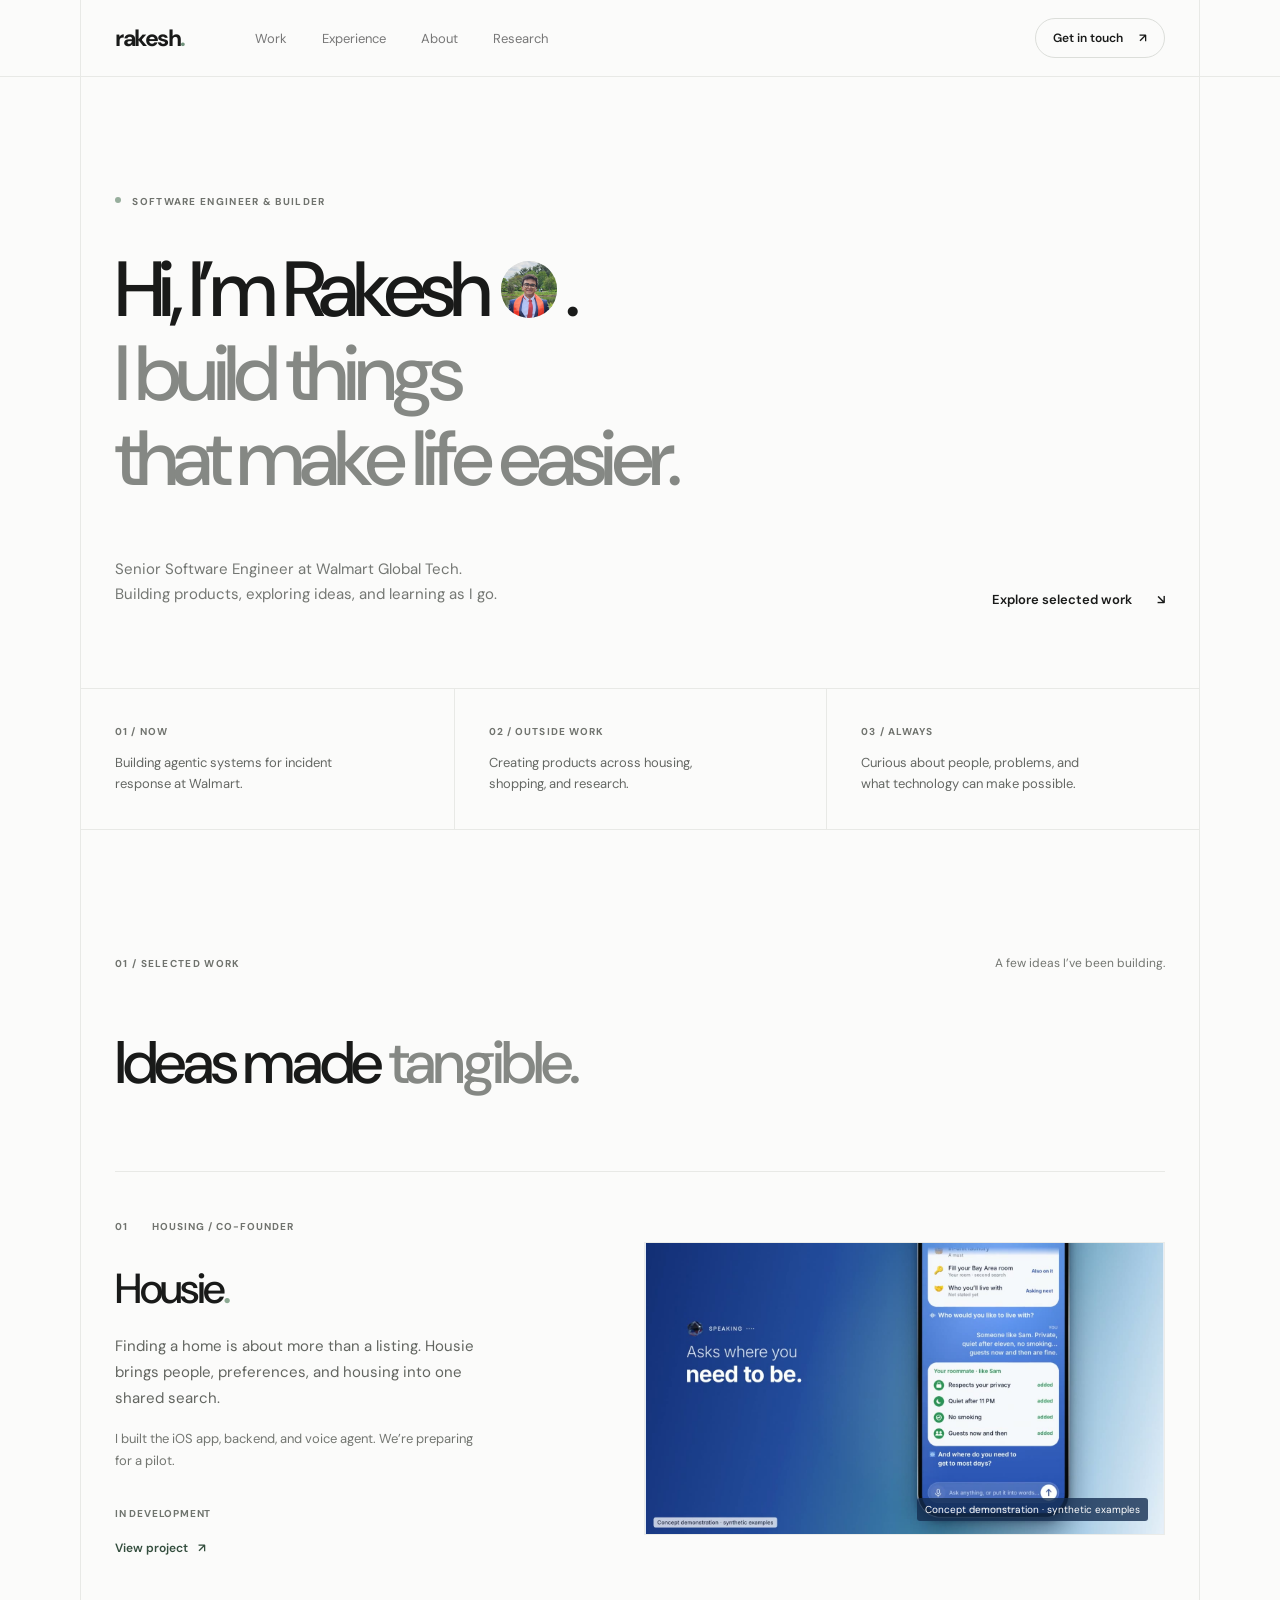
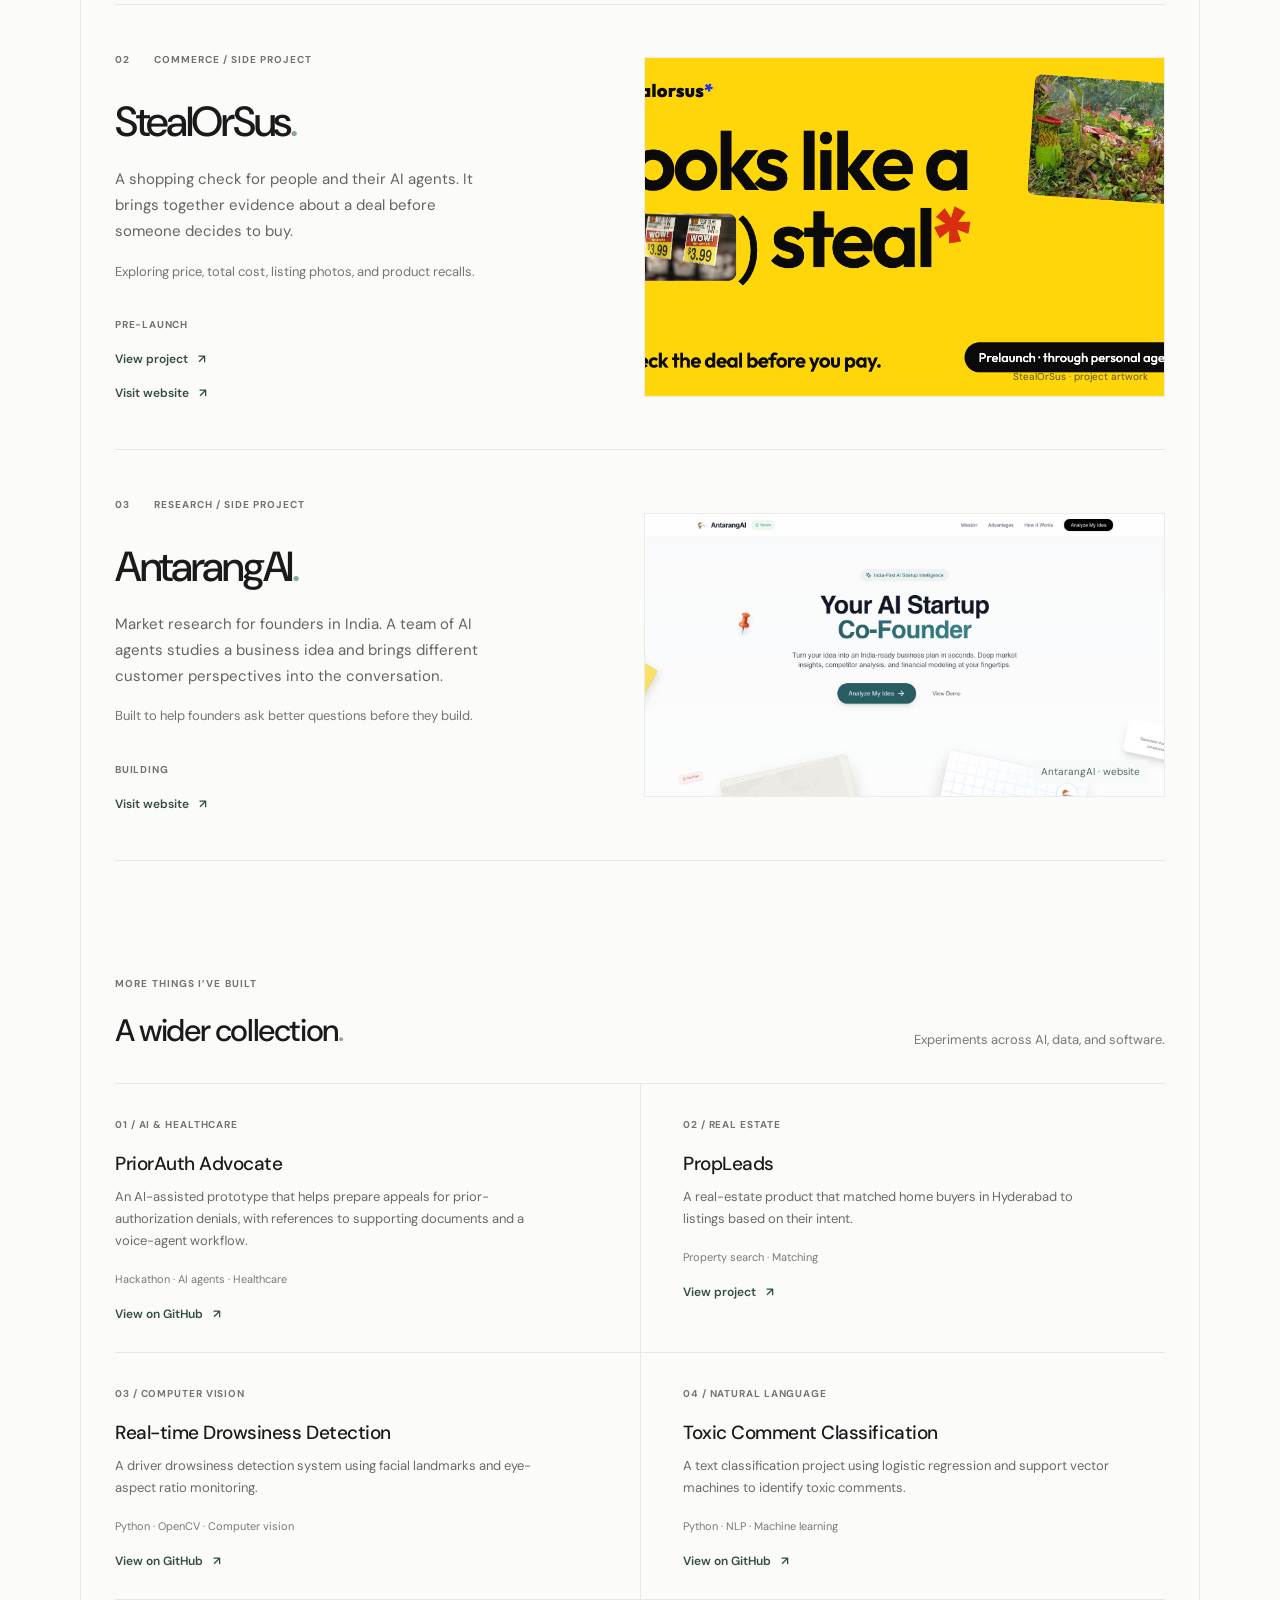
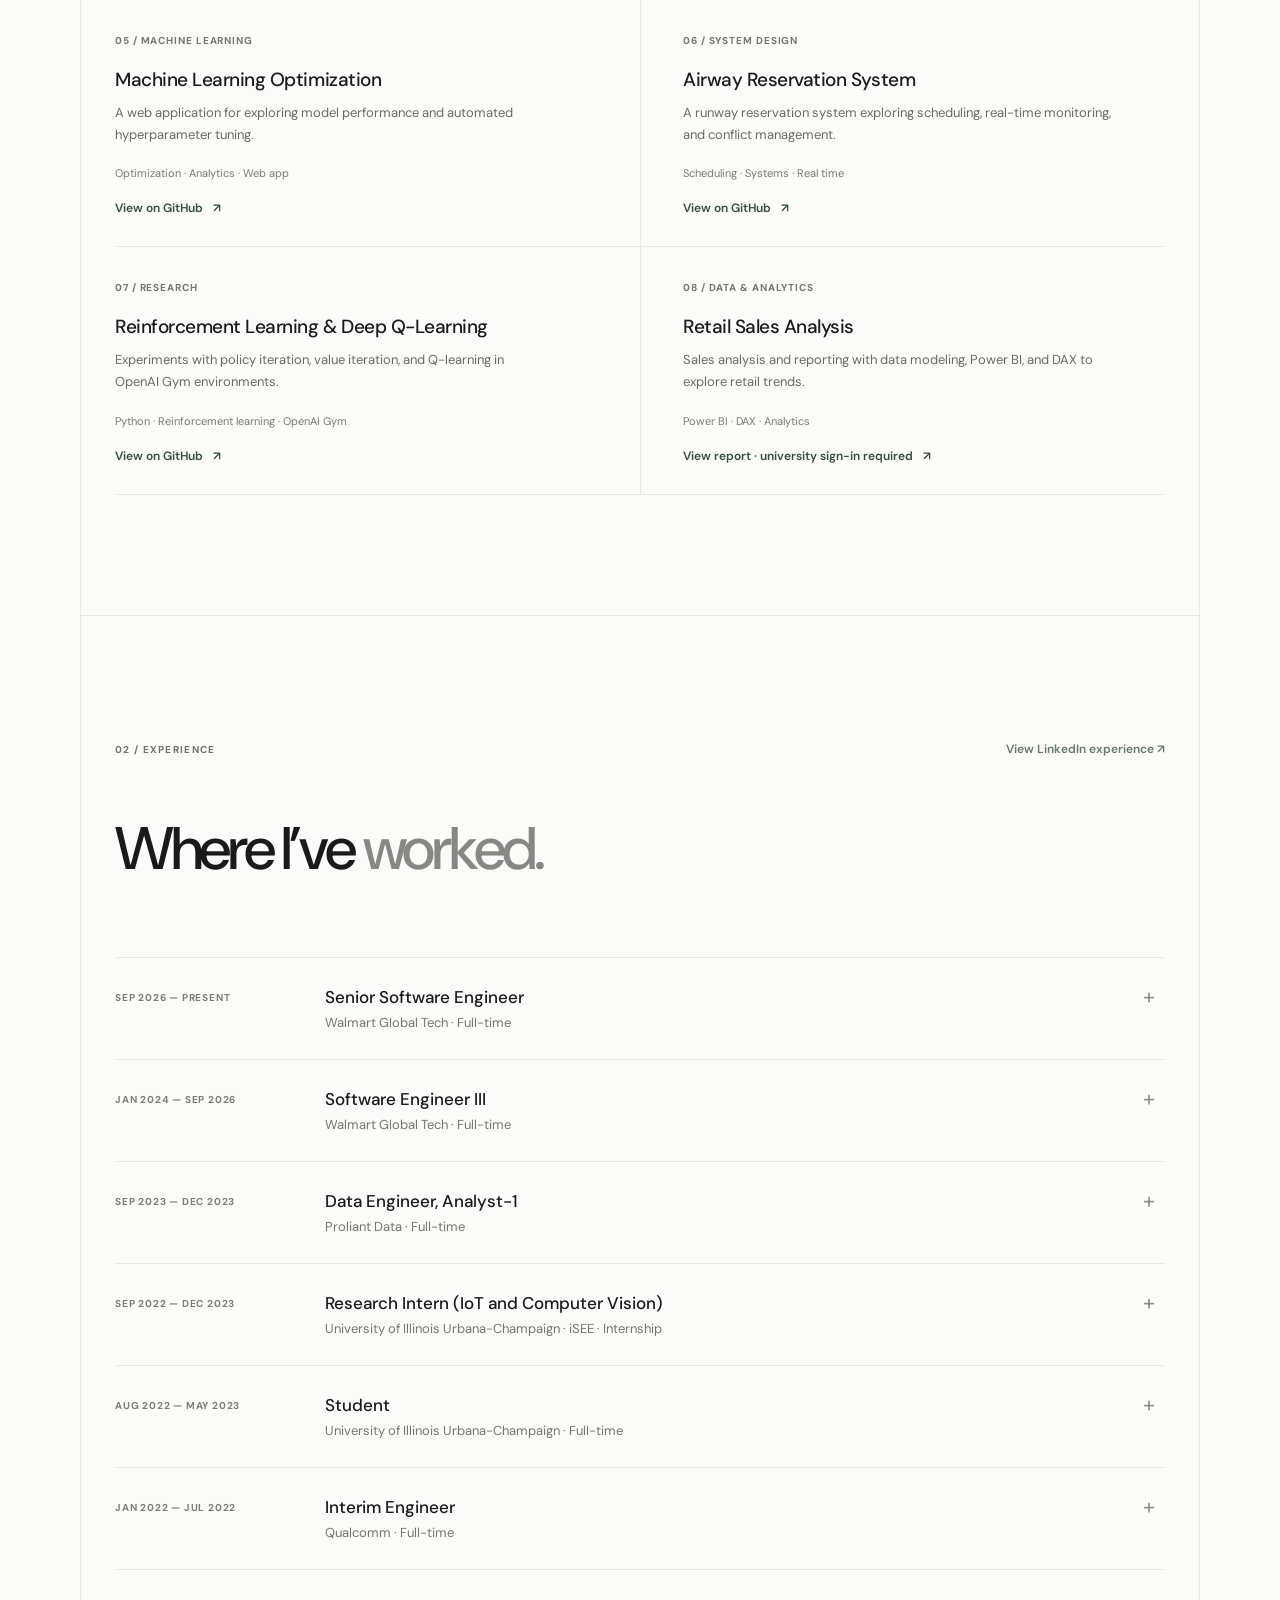
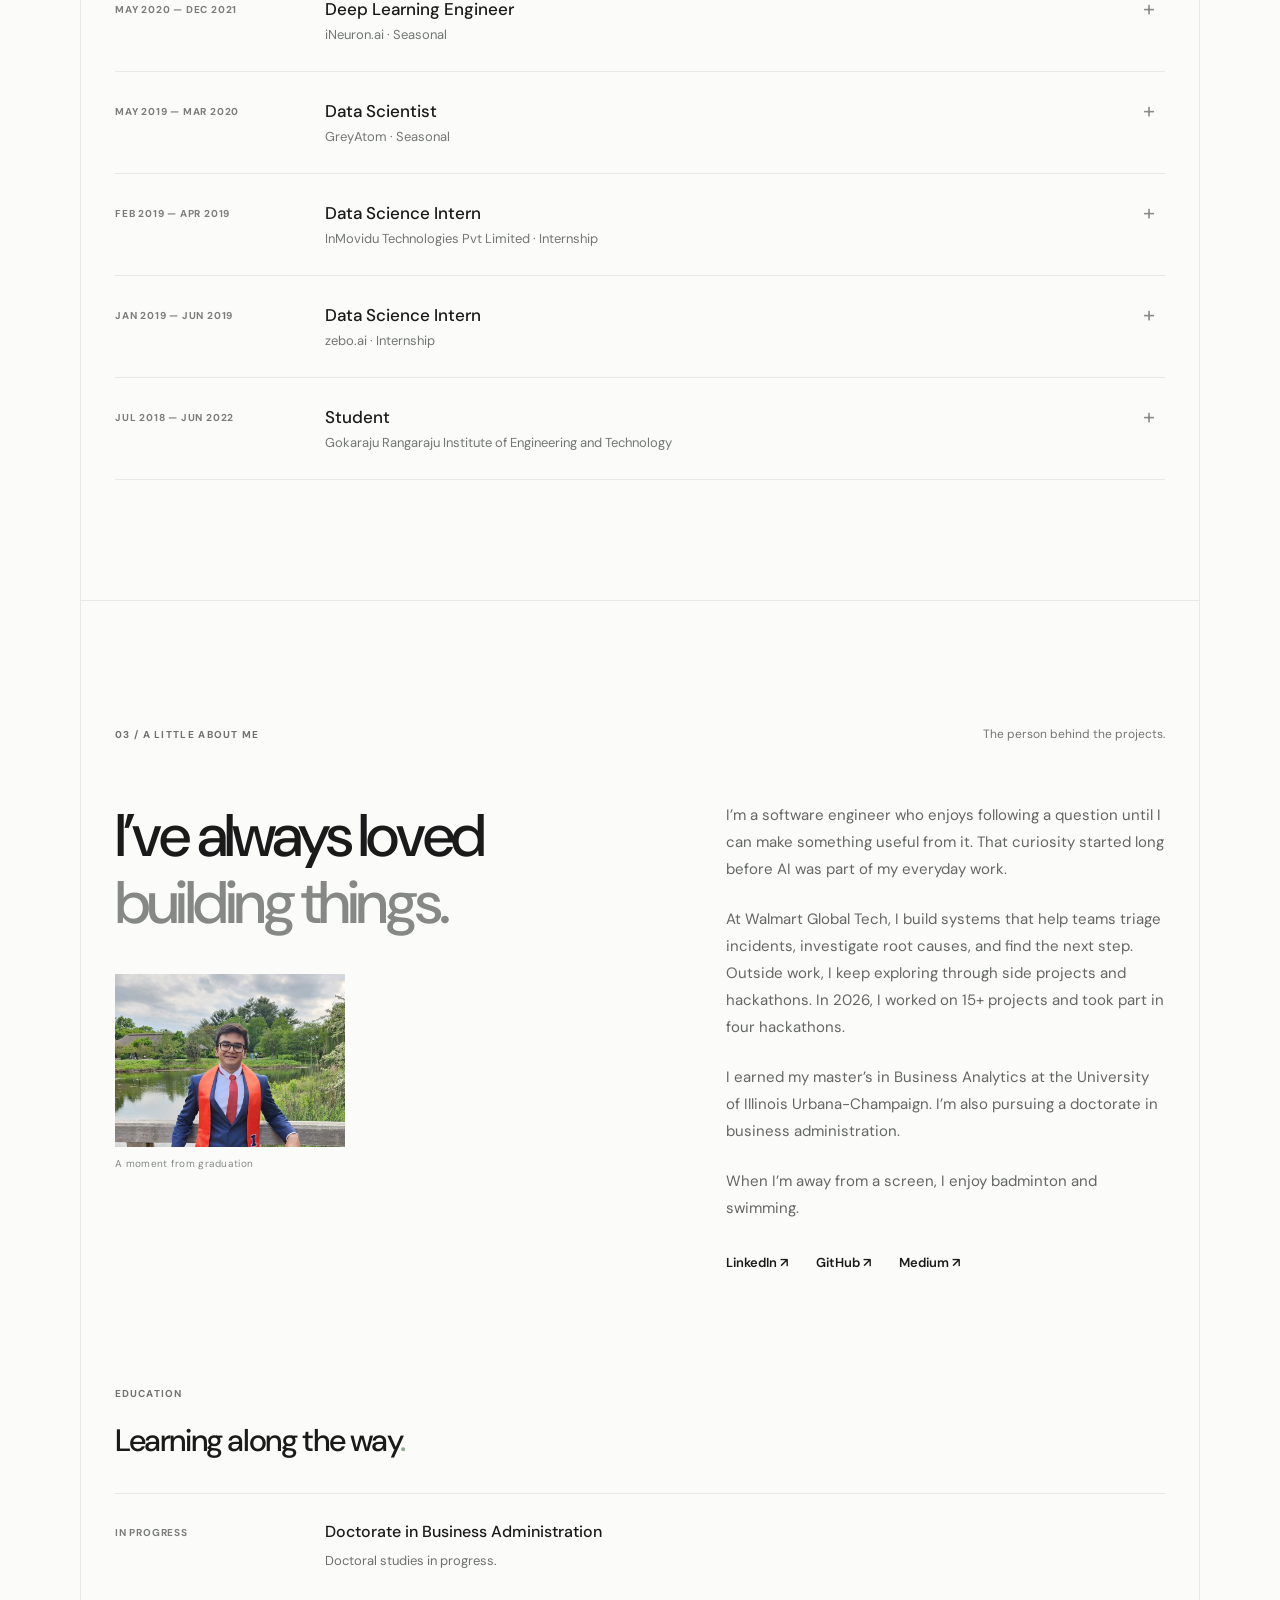
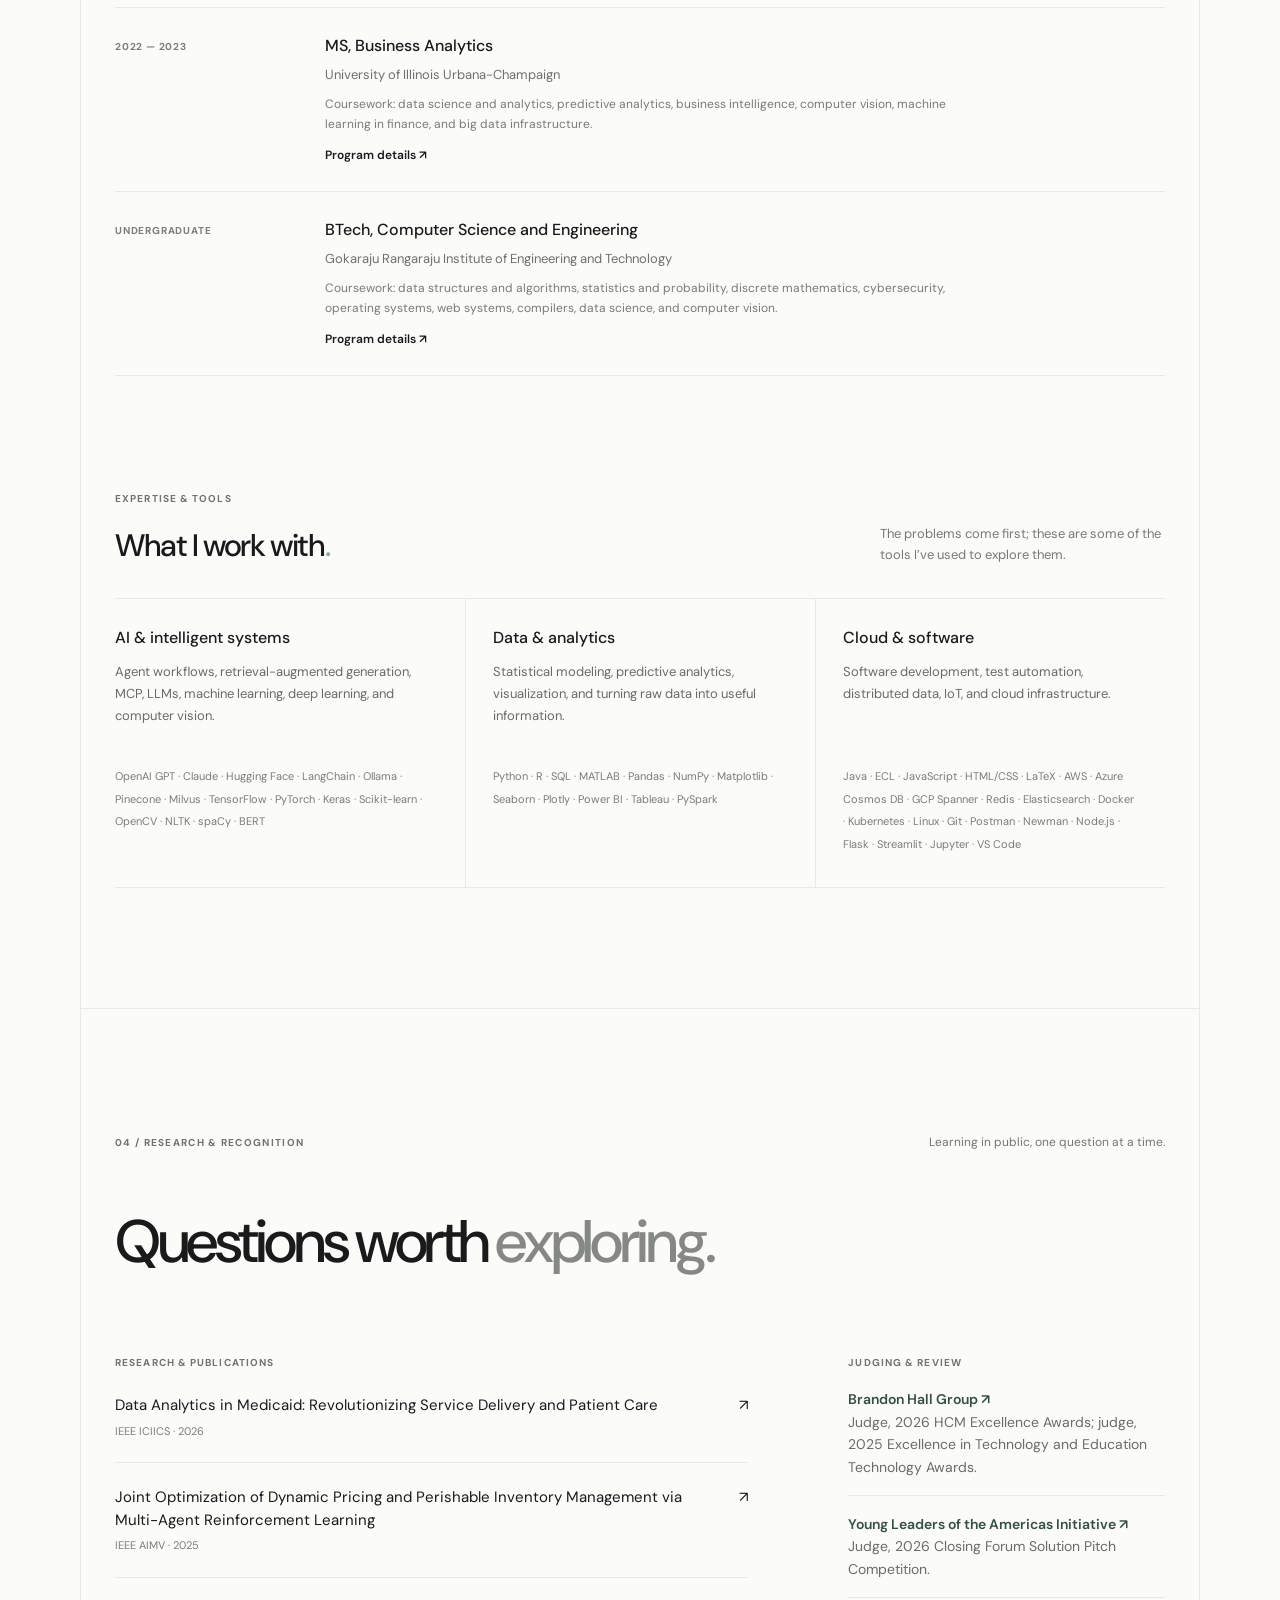
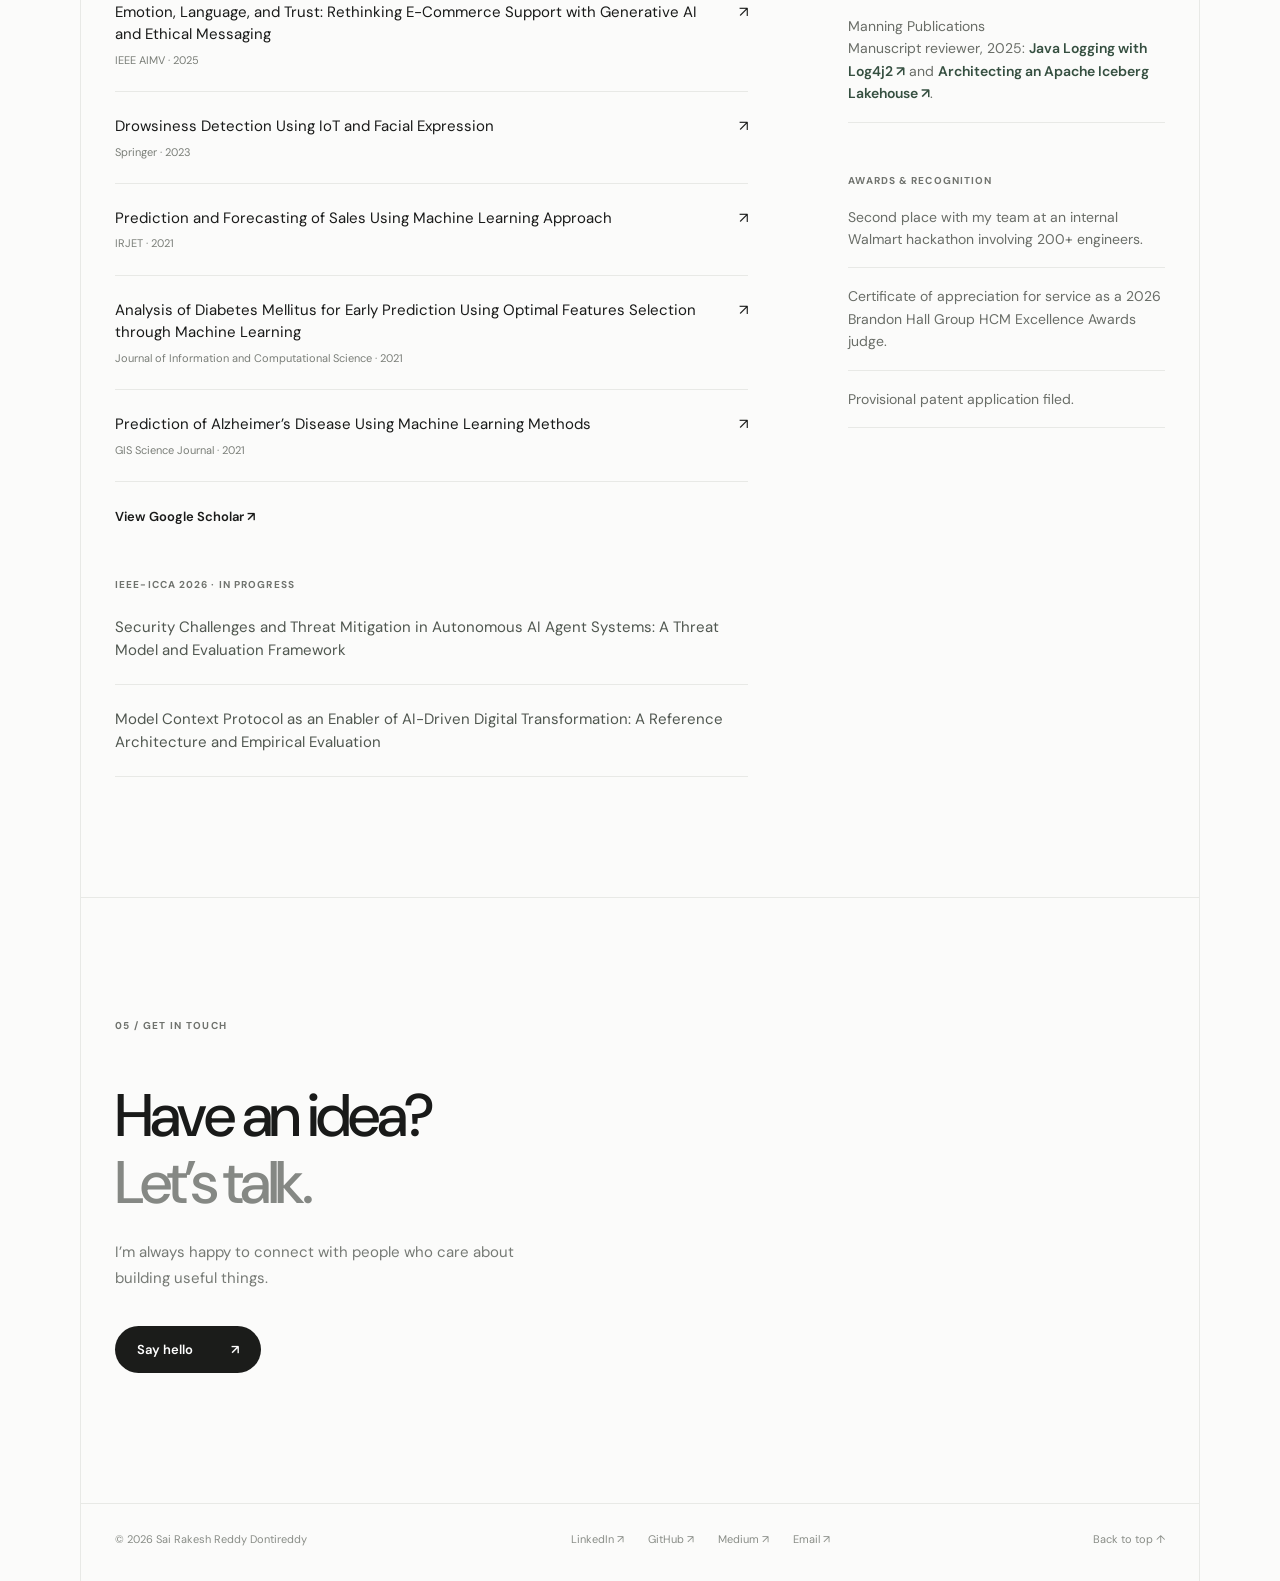
<file: index.html>
<!doctype html>
<html lang="en">
<head>
  <meta charset="utf-8">
  <link rel="icon" type="image/svg+xml" href="/assets/favicon.svg">
  <meta name="viewport" content="width=device-width, initial-scale=1">
  <meta name="description" content="Rakesh Reddy is a software engineer and builder working across AI, products, and research.">
  <meta name="theme-color" content="#fbfbfa">
  <title>Rakesh Reddy — Engineer &amp; Builder</title>
  <link rel="stylesheet" href="style.css">
</head>
<body>
  <a class="skip" href="#main">Skip to content</a>
  <header class="topbar">
    <div class="topbar-inner frame">
      <a class="wordmark" href="#top" aria-label="Rakesh Reddy, home">rakesh<span>.</span></a>
      <nav aria-label="Main navigation"><a href="#work">Work</a><a href="#experience">Experience</a><a href="#about">About</a><a href="#research">Research</a></nav>
      <a class="contact-link" href="mailto:rakeshreddyd56@gmail.com">Get in touch <span aria-hidden="true">↗</span></a>
    </div>
  </header>
  <main id="main">
    <section class="hero frame" id="top" aria-labelledby="hero-title">
      <div class="hero-inner">
        <div class="eyebrow"><span class="dot"></span> SOFTWARE ENGINEER &amp; BUILDER</div>
        <h1 id="hero-title">Hi, I’m Rakesh<span class="portrait"><img src="assets/rakesh.jpeg" alt=""></span>.<br><span>I build things<br class="desktop-break"> that make life easier.</span></h1>
        <div class="hero-bottom"><p>Senior Software Engineer at Walmart Global Tech.<br>Building products, exploring ideas, and learning as I go.</p><a class="text-link" href="#work">Explore selected work <span aria-hidden="true">↘</span></a></div>
      </div>
      <div class="hero-grid" aria-label="At a glance">
        <div><span>01 / NOW</span><p>Building agentic systems for incident response at Walmart.</p></div>
        <div><span>02 / OUTSIDE WORK</span><p>Creating products across housing, shopping, and research.</p></div>
        <div><span>03 / ALWAYS</span><p>Curious about people, problems, and what technology can make possible.</p></div>
      </div>
    </section>

    <section class="section frame work" id="work" aria-labelledby="work-title">
      <div class="section-heading"><span class="eyebrow">01 / SELECTED WORK</span><p>A few ideas I’ve been building.</p></div>
      <h2 id="work-title">Ideas made <span>tangible.</span></h2>
      <div class="project-list">
        <article class="project" id="housie">
          <div class="project-copy"><div class="project-meta"><span>01</span><span>HOUSING / CO-FOUNDER</span></div><h3><a href="projects.html#housie">Housie<span class="project-dot">.</span></a></h3><p>Finding a home is about more than a listing. Housie brings people, preferences, and housing into one shared search.</p><p class="project-detail">I built the iOS app, backend, and voice agent. We’re preparing for a pilot.</p><span class="project-status">IN DEVELOPMENT</span><a class="project-link" href="projects.html#housie">View project <span aria-hidden="true">↗</span></a></div>
          <div class="project-visual housie-visual"><img class="housie-demo" src="assets/housie-demo.jpg" alt="A scene from the Housie concept demonstration showing a sample housing search"><span class="image-caption">Concept demonstration · synthetic examples</span></div>
        </article>
        <article class="project" id="stealorsus">
          <div class="project-copy"><div class="project-meta"><span>02</span><span>COMMERCE / SIDE PROJECT</span></div><h3><a href="projects.html#stealorsus">StealOrSus<span class="project-dot">.</span></a></h3><p>A shopping check for people and their AI agents. It brings together evidence about a deal before someone decides to buy.</p><p class="project-detail">Exploring price, total cost, listing photos, and product recalls.</p><span class="project-status">PRE-LAUNCH</span><a class="project-link" href="projects.html#stealorsus">View project <span aria-hidden="true">↗</span></a><a class="project-link" href="https://stealorsus.com/">Visit website <span aria-hidden="true">↗</span></a></div>
          <div class="project-visual steal-visual"><img src="assets/stealorsus.png" alt="StealOrSus project artwork"><span class="image-caption">StealOrSus · project artwork</span></div>
        </article>
        <article class="project" id="antarangai">
          <div class="project-copy"><div class="project-meta"><span>03</span><span>RESEARCH / SIDE PROJECT</span></div><h3><a href="https://antarang.ai/">AntarangAI<span class="project-dot">.</span></a></h3><p>Market research for founders in India. A team of AI agents studies a business idea and brings different customer perspectives into the conversation.</p><p class="project-detail">Built to help founders ask better questions before they build.</p><span class="project-status">BUILDING</span><a class="project-link" href="https://antarang.ai/">Visit website <span aria-hidden="true">↗</span></a></div>
          <a class="project-visual antarang-snapshot" href="https://antarang.ai/" aria-label="Visit the AntarangAI website"><img src="assets/antarang-website.png" alt="AntarangAI website homepage"><span class="image-caption">AntarangAI · website</span></a>
        </article>
      </div>
      <div class="more-work">
        <div class="list-heading"><div><span class="small-label">MORE THINGS I’VE BUILT</span><h3>A wider collection<span>.</span></h3></div><p>Experiments across AI, data, and software.</p></div>
        <div class="archive-grid">
          <article><span class="archive-number">01 / AI &amp; HEALTHCARE</span><h4><a href="https://github.com/rakeshreddyd56/priorauth-advocate">PriorAuth Advocate</a></h4><p>An AI-assisted prototype that helps prepare appeals for prior-authorization denials, with references to supporting documents and a voice-agent workflow.</p><span class="archive-tags">Hackathon · AI agents · Healthcare</span><a class="archive-link" href="https://github.com/rakeshreddyd56/priorauth-advocate">View on GitHub <span aria-hidden="true">↗</span></a></article>
          <article><span class="archive-number">02 / REAL ESTATE</span><h4><a href="projects.html#propleads">PropLeads</a></h4><p>A real-estate product that matched home buyers in Hyderabad to listings based on their intent.</p><span class="archive-tags">Property search · Matching</span><a class="archive-link" href="projects.html#propleads">View project <span aria-hidden="true">↗</span></a></article>
          <article><span class="archive-number">03 / COMPUTER VISION</span><h4><a href="https://github.com/rakeshreddyd56/drowsiness-detection-python">Real-time Drowsiness Detection</a></h4><p>A driver drowsiness detection system using facial landmarks and eye-aspect ratio monitoring.</p><span class="archive-tags">Python · OpenCV · Computer vision</span><a class="archive-link" href="https://github.com/rakeshreddyd56/drowsiness-detection-python">View on GitHub <span aria-hidden="true">↗</span></a></article>
          <article><span class="archive-number">04 / NATURAL LANGUAGE</span><h4><a href="https://github.com/rakeshreddyd56/ToxicCommentClassification">Toxic Comment Classification</a></h4><p>A text classification project using logistic regression and support vector machines to identify toxic comments.</p><span class="archive-tags">Python · NLP · Machine learning</span><a class="archive-link" href="https://github.com/rakeshreddyd56/ToxicCommentClassification">View on GitHub <span aria-hidden="true">↗</span></a></article>
          <article><span class="archive-number">05 / MACHINE LEARNING</span><h4><a href="https://github.com/rakeshreddyd56/MachineLearningOptimisationWebApp">Machine Learning Optimization</a></h4><p>A web application for exploring model performance and automated hyperparameter tuning.</p><span class="archive-tags">Optimization · Analytics · Web app</span><a class="archive-link" href="https://github.com/rakeshreddyd56/MachineLearningOptimisationWebApp">View on GitHub <span aria-hidden="true">↗</span></a></article>
          <article><span class="archive-number">06 / SYSTEM DESIGN</span><h4><a href="https://github.com/rakeshreddyd56/Airway_Reservation_System1">Airway Reservation System</a></h4><p>A runway reservation system exploring scheduling, real-time monitoring, and conflict management.</p><span class="archive-tags">Scheduling · Systems · Real time</span><a class="archive-link" href="https://github.com/rakeshreddyd56/Airway_Reservation_System1">View on GitHub <span aria-hidden="true">↗</span></a></article>
          <article><span class="archive-number">07 / RESEARCH</span><h4><a href="https://github.com/rakeshreddyd56/Deep-Qlearning-and-Reinforcement-Learning">Reinforcement Learning &amp; Deep Q-Learning</a></h4><p>Experiments with policy iteration, value iteration, and Q-learning in OpenAI Gym environments.</p><span class="archive-tags">Python · Reinforcement learning · OpenAI Gym</span><a class="archive-link" href="https://github.com/rakeshreddyd56/Deep-Qlearning-and-Reinforcement-Learning">View on GitHub <span aria-hidden="true">↗</span></a></article>
          <article><span class="archive-number">08 / DATA &amp; ANALYTICS</span><h4><a href="https://app.powerbi.com/reportEmbed?reportId=8d6337ab-7137-4593-9836-2d6b4b11c73a&amp;autoAuth=true&amp;ctid=44467e6f-462c-4ea2-823f-7800de5434e3">Retail Sales Analysis</a></h4><p>Sales analysis and reporting with data modeling, Power BI, and DAX to explore retail trends.</p><span class="archive-tags">Power BI · DAX · Analytics</span><a class="archive-link" href="https://app.powerbi.com/reportEmbed?reportId=8d6337ab-7137-4593-9836-2d6b4b11c73a&amp;autoAuth=true&amp;ctid=44467e6f-462c-4ea2-823f-7800de5434e3">View report · university sign-in required <span aria-hidden="true">↗</span></a></article>
        </div>
      </div>
    </section>

    <section class="section frame experience" id="experience" aria-labelledby="experience-title">
      <div class="section-heading"><span class="eyebrow">02 / EXPERIENCE</span><a class="experience-source" href="https://www.linkedin.com/in/sai-rakesh-reddy-525954173/details/experience/">View LinkedIn experience ↗</a></div>
      <h2 id="experience-title">Where I’ve <span>worked.</span></h2>
      <div class="experience-list">
        <details class="experience-item"><summary><span class="experience-period">SEP 2026 — PRESENT</span><span class="experience-title"><strong>Senior Software Engineer</strong><span>Walmart Global Tech · Full-time</span></span><span class="expand-icon" aria-hidden="true">+</span></summary><div class="experience-body"><p class="experience-location">Sunnyvale, California · On-site</p><ul class="experience-points"><li>Build agentic systems that help teams triage incidents, investigate root causes, and identify recommended actions.</li><li>At Walmart, our internal hackathon demo placed second, and we filed a provisional patent application.</li></ul><span>AI agents · Incident response · Cloud infrastructure</span></div></details>
        <details class="experience-item"><summary><span class="experience-period">JAN 2024 — SEP 2026</span><span class="experience-title"><strong>Software Engineer III</strong><span>Walmart Global Tech · Full-time</span></span><span class="expand-icon" aria-hidden="true">+</span></summary><div class="experience-body"><p class="experience-location">Sunnyvale, California</p><ul class="experience-points"><li>Built the Cosmos AI Agent from design through production, giving engineers a conversational way to diagnose and operate Cosmos DB workloads.</li><li>Brought Spanner AI and MegaCache AI to beta, extending the agent approach to distributed SQL and caching.</li><li>Built a shared benchmark harness for Cosmos DB, Spanner, Azure SQL, and PostgreSQL/AlloyDB.</li><li>Delivered self-service reliability workflows for Cosmos DB and designed reusable infrastructure for reliability, developer experience, and incident response.</li><li>Led team adoption of AI coding tools, including agentic workflows and evaluation on production code.</li></ul><span>Cosmos DB · Spanner · Azure SQL · PostgreSQL/AlloyDB · AI agents</span></div></details>
        <details class="experience-item"><summary><span class="experience-period">SEP 2023 — DEC 2023</span><span class="experience-title"><strong>Data Engineer, Analyst-1</strong><span>Proliant Data · Full-time</span></span><span class="expand-icon" aria-hidden="true">+</span></summary><div class="experience-body"><p class="experience-location">Boston, Massachusetts</p><ul class="experience-points"><li>Led a healthcare records migration using Python and SQL Server Management Studio.</li><li>Analyzed health records with SQL, Python, and machine learning, and developed Power BI reports integrated with big-data platforms.</li></ul><span>Python · SQL Server · Machine learning · Power BI</span></div></details>
        <details class="experience-item"><summary><span class="experience-period">SEP 2022 — DEC 2023</span><span class="experience-title"><strong>Research Intern (IoT and Computer Vision)</strong><span>University of Illinois Urbana-Champaign · iSEE · Internship</span></span><span class="expand-icon" aria-hidden="true">+</span></summary><div class="experience-body"><p class="experience-location">Champaign, Illinois</p><ul class="experience-points"><li>Implemented an IoT solution using Raspberry Pi and PyCam devices to monitor agricultural fields remotely.</li><li>Used edge analytics and AWS to monitor field data and support image processing.</li><li>Integrated GPS and timestamps for field data collection, and used OpenCV with Python to improve captured images.</li></ul><span>Python · Raspberry Pi · OpenCV · AWS · IoT · GPS</span></div></details>
        <details class="experience-item"><summary><span class="experience-period">AUG 2022 — MAY 2023</span><span class="experience-title"><strong>Student</strong><span>University of Illinois Urbana-Champaign · Full-time</span></span><span class="expand-icon" aria-hidden="true">+</span></summary><div class="experience-body"><p class="experience-location">United States</p><ul class="experience-points"><li>Studied for a Master of Science in Business Analytics.</li></ul><span>Business analytics · Statistics</span></div></details>
        <details class="experience-item"><summary><span class="experience-period">JAN 2022 — JUL 2022</span><span class="experience-title"><strong>Interim Engineer</strong><span>Qualcomm · Full-time</span></span><span class="expand-icon" aria-hidden="true">+</span></summary><div class="experience-body"><p class="experience-location">Hyderabad, Telangana, India</p><ul class="experience-points"><li>Automated load testing with customized Postman scripts and supported configurable API endpoints.</li><li>Built an interface for automated test suites to improve the client experience.</li><li>Integrated Postman and Newman into internal load-testing workflows.</li></ul><span>Postman · Newman · API testing · Load testing</span></div></details>
        <details class="experience-item"><summary><span class="experience-period">MAY 2020 — DEC 2021</span><span class="experience-title"><strong>Deep Learning Engineer</strong><span>iNeuron.ai · Seasonal</span></span><span class="expand-icon" aria-hidden="true">+</span></summary><div class="experience-body"><ul class="experience-points"><li>Developed a Python and Streamlit web app for early COVID-19 detection.</li><li>Used U-Net-based methods to analyze chest X-ray images for COVID-19 likelihood.</li></ul><span>Python · U-Net · Streamlit · Deep learning</span></div></details>
        <details class="experience-item"><summary><span class="experience-period">MAY 2019 — MAR 2020</span><span class="experience-title"><strong>Data Scientist</strong><span>GreyAtom · Seasonal</span></span><span class="expand-icon" aria-hidden="true">+</span></summary><div class="experience-body"><ul class="experience-points"><li>Used web scraping and data mining to study login rates, interactions, and user segments.</li><li>Forecast technology trends and supported the data-science community through industry speaker sessions.</li></ul><span>Data analysis · Web scraping · Data mining · Forecasting</span></div></details>
        <details class="experience-item"><summary><span class="experience-period">FEB 2019 — APR 2019</span><span class="experience-title"><strong>Data Science Intern</strong><span>InMovidu Technologies Pvt Limited · Internship</span></span><span class="expand-icon" aria-hidden="true">+</span></summary><div class="experience-body"><ul class="experience-points"><li>Worked with SQL Server and Microsoft business intelligence tools, including SSIS, through hands-on data projects.</li><li>Stored and cleaned data, created Tableau visualizations, and evaluated machine-learning models.</li><li>Studied data-science prototypes and implemented machine-learning and natural-language-processing methods.</li></ul><span>SQL Server · SSIS · Tableau · Machine learning · NLP</span></div></details>
        <details class="experience-item"><summary><span class="experience-period">JAN 2019 — JUN 2019</span><span class="experience-title"><strong>Data Science Intern</strong><span>zebo.ai · Internship</span></span><span class="expand-icon" aria-hidden="true">+</span></summary><div class="experience-body"><ul class="experience-points"><li>Designed machine-learning systems and researched computer-vision algorithms and tools.</li><li>Selected datasets and representation methods for machine-learning applications.</li><li>Developed Python applications involving machine learning and natural language processing.</li></ul><span>Python · Computer vision · Machine learning · NLP</span></div></details>
        <details class="experience-item"><summary><span class="experience-period">JUL 2018 — JUN 2022</span><span class="experience-title"><strong>Student</strong><span>Gokaraju Rangaraju Institute of Engineering and Technology</span></span><span class="expand-icon" aria-hidden="true">+</span></summary><div class="experience-body"><p class="experience-location">Greater Hyderabad Area</p><ul class="experience-points"><li>Studied for a bachelor’s degree in Computer Science and Engineering.</li></ul><span>Computer science · Engineering</span></div></details>
      </div>
    </section>

    <section class="section frame about" id="about" aria-labelledby="about-title">
      <div class="section-heading"><span class="eyebrow">03 / A LITTLE ABOUT ME</span><p>The person behind the projects.</p></div>
      <div class="about-grid"><div class="about-intro"><h2 id="about-title">I’ve always loved<br><span>building things.</span></h2><figure class="about-photo"><img src="assets/rakesh.jpeg" alt="Rakesh outdoors in his graduation attire" loading="lazy"><figcaption>A moment from graduation</figcaption></figure></div><div class="about-copy"><p>I’m a software engineer who enjoys following a question until I can make something useful from it. That curiosity started long before AI was part of my everyday work.</p><p>At Walmart Global Tech, I build systems that help teams triage incidents, investigate root causes, and find the next step. Outside work, I keep exploring through side projects and hackathons. In 2026, I worked on 15+ projects and took part in four hackathons.</p><p>I earned my master’s in Business Analytics at the University of Illinois Urbana-Champaign. I’m also pursuing a doctorate in business administration.</p><p>When I’m away from a screen, I enjoy badminton and swimming.</p><div class="about-links"><a href="https://www.linkedin.com/in/sai-rakesh-reddy-525954173/">LinkedIn ↗</a><a href="https://github.com/rakeshreddyd56">GitHub ↗</a><a href="https://medium.com/@rakeshreddyd56">Medium ↗</a></div></div></div>
      <div class="education"><div class="list-heading"><div><span class="small-label">EDUCATION</span><h3>Learning along the way<span>.</span></h3></div></div><div class="education-list"><article><span>IN PROGRESS</span><div><h4>Doctorate in Business Administration</h4><p>Doctoral studies in progress.</p></div></article><article><span>2022 — 2023</span><div><h4>MS, Business Analytics</h4><p>University of Illinois Urbana-Champaign</p><p class="detail-line">Coursework: data science and analytics, predictive analytics, business intelligence, computer vision, machine learning in finance, and big data infrastructure.</p><a href="https://giesbusiness.illinois.edu/graduate-hub/business-analytics/curriculum">Program details ↗</a></div></article><article><span>UNDERGRADUATE</span><div><h4>BTech, Computer Science and Engineering</h4><p>Gokaraju Rangaraju Institute of Engineering and Technology</p><p class="detail-line">Coursework: data structures and algorithms, statistics and probability, discrete mathematics, cybersecurity, operating systems, web systems, compilers, data science, and computer vision.</p><a href="https://www.griet.ac.in/2022/B.TECH%20GR22%20CSE.pdf">Program details ↗</a></div></article></div></div>
      <div class="expertise"><div class="list-heading"><div><span class="small-label">EXPERTISE &amp; TOOLS</span><h3>What I work with<span>.</span></h3></div><p>The problems come first; these are some of the tools I’ve used to explore them.</p></div><div class="expertise-grid"><article><h4>AI &amp; intelligent systems</h4><p>Agent workflows, retrieval-augmented generation, MCP, LLMs, machine learning, deep learning, and computer vision.</p><span>OpenAI GPT · Claude · Hugging Face · LangChain · Ollama · Pinecone · Milvus · TensorFlow · PyTorch · Keras · Scikit-learn · OpenCV · NLTK · spaCy · BERT</span></article><article><h4>Data &amp; analytics</h4><p>Statistical modeling, predictive analytics, visualization, and turning raw data into useful information.</p><span>Python · R · SQL · MATLAB · Pandas · NumPy · Matplotlib · Seaborn · Plotly · Power BI · Tableau · PySpark</span></article><article><h4>Cloud &amp; software</h4><p>Software development, test automation, distributed data, IoT, and cloud infrastructure.</p><span>Java · ECL · JavaScript · HTML/CSS · LaTeX · AWS · Azure Cosmos DB · GCP Spanner · Redis · Elasticsearch · Docker · Kubernetes · Linux · Git · Postman · Newman · Node.js · Flask · Streamlit · Jupyter · VS Code</span></article></div></div>
    </section>

    <section class="section frame research" id="research" aria-labelledby="research-title">
      <div class="section-heading"><span class="eyebrow">04 / RESEARCH &amp; RECOGNITION</span><p>Learning in public, one question at a time.</p></div>
      <h2 id="research-title">Questions worth <span>exploring.</span></h2>
      <div class="research-grid">
        <div>
          <span class="small-label">RESEARCH &amp; PUBLICATIONS</span>
          <a class="paper" href="https://doi.org/10.1109/ICIICS67880.2026.11483354"><span>Data Analytics in Medicaid: Revolutionizing Service Delivery and Patient Care<small>IEEE ICIICS · 2026</small></span><span aria-hidden="true">↗</span></a>
          <a class="paper" href="https://ieeexplore.ieee.org/document/11203504"><span>Joint Optimization of Dynamic Pricing and Perishable Inventory Management via Multi-Agent Reinforcement Learning<small>IEEE AIMV · 2025</small></span><span aria-hidden="true">↗</span></a>
          <a class="paper" href="https://ieeexplore.ieee.org/document/11203627"><span>Emotion, Language, and Trust: Rethinking E-Commerce Support with Generative AI and Ethical Messaging<small>IEEE AIMV · 2025</small></span><span aria-hidden="true">↗</span></a>
          <a class="paper" href="https://link.springer.com/chapter/10.1007/978-981-19-2358-6_61"><span>Drowsiness Detection Using IoT and Facial Expression<small>Springer · 2023</small></span><span aria-hidden="true">↗</span></a>
          <a class="paper" href="https://www.irjet.net/archives/V8/i9/IRJET-V8I9335.pdf"><span>Prediction and Forecasting of Sales Using Machine Learning Approach<small>IRJET · 2021</small></span><span aria-hidden="true">↗</span></a>
          <a class="paper" href="https://drive.google.com/file/d/18IgTbGjGQXgUF12gfDH8L-_X3G__J-j3/view?usp=drive_link"><span>Analysis of Diabetes Mellitus for Early Prediction Using Optimal Features Selection through Machine Learning<small>Journal of Information and Computational Science · 2021</small></span><span aria-hidden="true">↗</span></a>
          <a class="paper" href="https://drive.google.com/file/d/1mWzl6eMIDX9-x-5SeN-U8oHAoNo-BWET/view?usp=drive_link"><span>Prediction of Alzheimer’s Disease Using Machine Learning Methods<small>GIS Science Journal · 2021</small></span><span aria-hidden="true">↗</span></a>
          <a class="more-link" href="https://scholar.google.com/citations?user=d6CbdHQAAAAJ&amp;hl=en">View Google Scholar ↗</a>
          <div class="research-progress"><span class="small-label">IEEE-ICCA 2026 · IN PROGRESS</span><div class="paper paper-in-progress"><span>Security Challenges and Threat Mitigation in Autonomous AI Agent Systems: A Threat Model and Evaluation Framework</span></div><div class="paper paper-in-progress"><span>Model Context Protocol as an Enabler of AI-Driven Digital Transformation: A Reference Architecture and Empirical Evaluation</span></div></div>
        </div>
        <div class="recognition">
          <span class="small-label">JUDGING &amp; REVIEW</span>
          <p><a href="https://excellenceawards.brandonhall.com/hcm-judges-2026/?e-page-c0b266c=2">Brandon Hall Group ↗</a><br>Judge, 2026 HCM Excellence Awards; judge, 2025 Excellence in Technology and Education Technology Awards.</p>
          <p><a href="https://ylai.state.gov/">Young Leaders of the Americas Initiative ↗</a><br>Judge, 2026 Closing Forum Solution Pitch Competition.</p>
          <p>Manning Publications<br>Manuscript reviewer, 2025: <a href="https://livebook.manning.com/book/java-logging/welcome">Java Logging with Log4j2 ↗</a> and <a href="https://www.manning.com/books/architecting-an-apache-iceberg-lakehouse">Architecting an Apache Iceberg Lakehouse ↗</a>.</p>
          <div class="recognition-group"><span class="small-label">AWARDS &amp; RECOGNITION</span><p>Second place with my team at an internal Walmart hackathon involving 200+ engineers.</p><p>Certificate of appreciation for service as a 2026 Brandon Hall Group HCM Excellence Awards judge.</p><p>Provisional patent application filed.</p></div>
        </div>
      </div>
    </section>
    <section class="closing frame" id="contact"><div><span class="eyebrow">05 / GET IN TOUCH</span><h2>Have an idea?<br><span>Let’s talk.</span></h2><p>I’m always happy to connect with people who care about building useful things.</p><a class="contact-button" href="mailto:rakeshreddyd56@gmail.com">Say hello <span>↗</span></a></div></section>
  </main>
  <footer class="footer frame"><span>© 2026 Sai Rakesh Reddy Dontireddy</span><div><a href="https://www.linkedin.com/in/sai-rakesh-reddy-525954173/">LinkedIn ↗</a><a href="https://github.com/rakeshreddyd56">GitHub ↗</a><a href="https://medium.com/@rakeshreddyd56">Medium ↗</a><a href="mailto:rakeshreddyd56@gmail.com">Email ↗</a></div><a href="#top">Back to top ↑</a></footer>
</body>
</html>
</file>
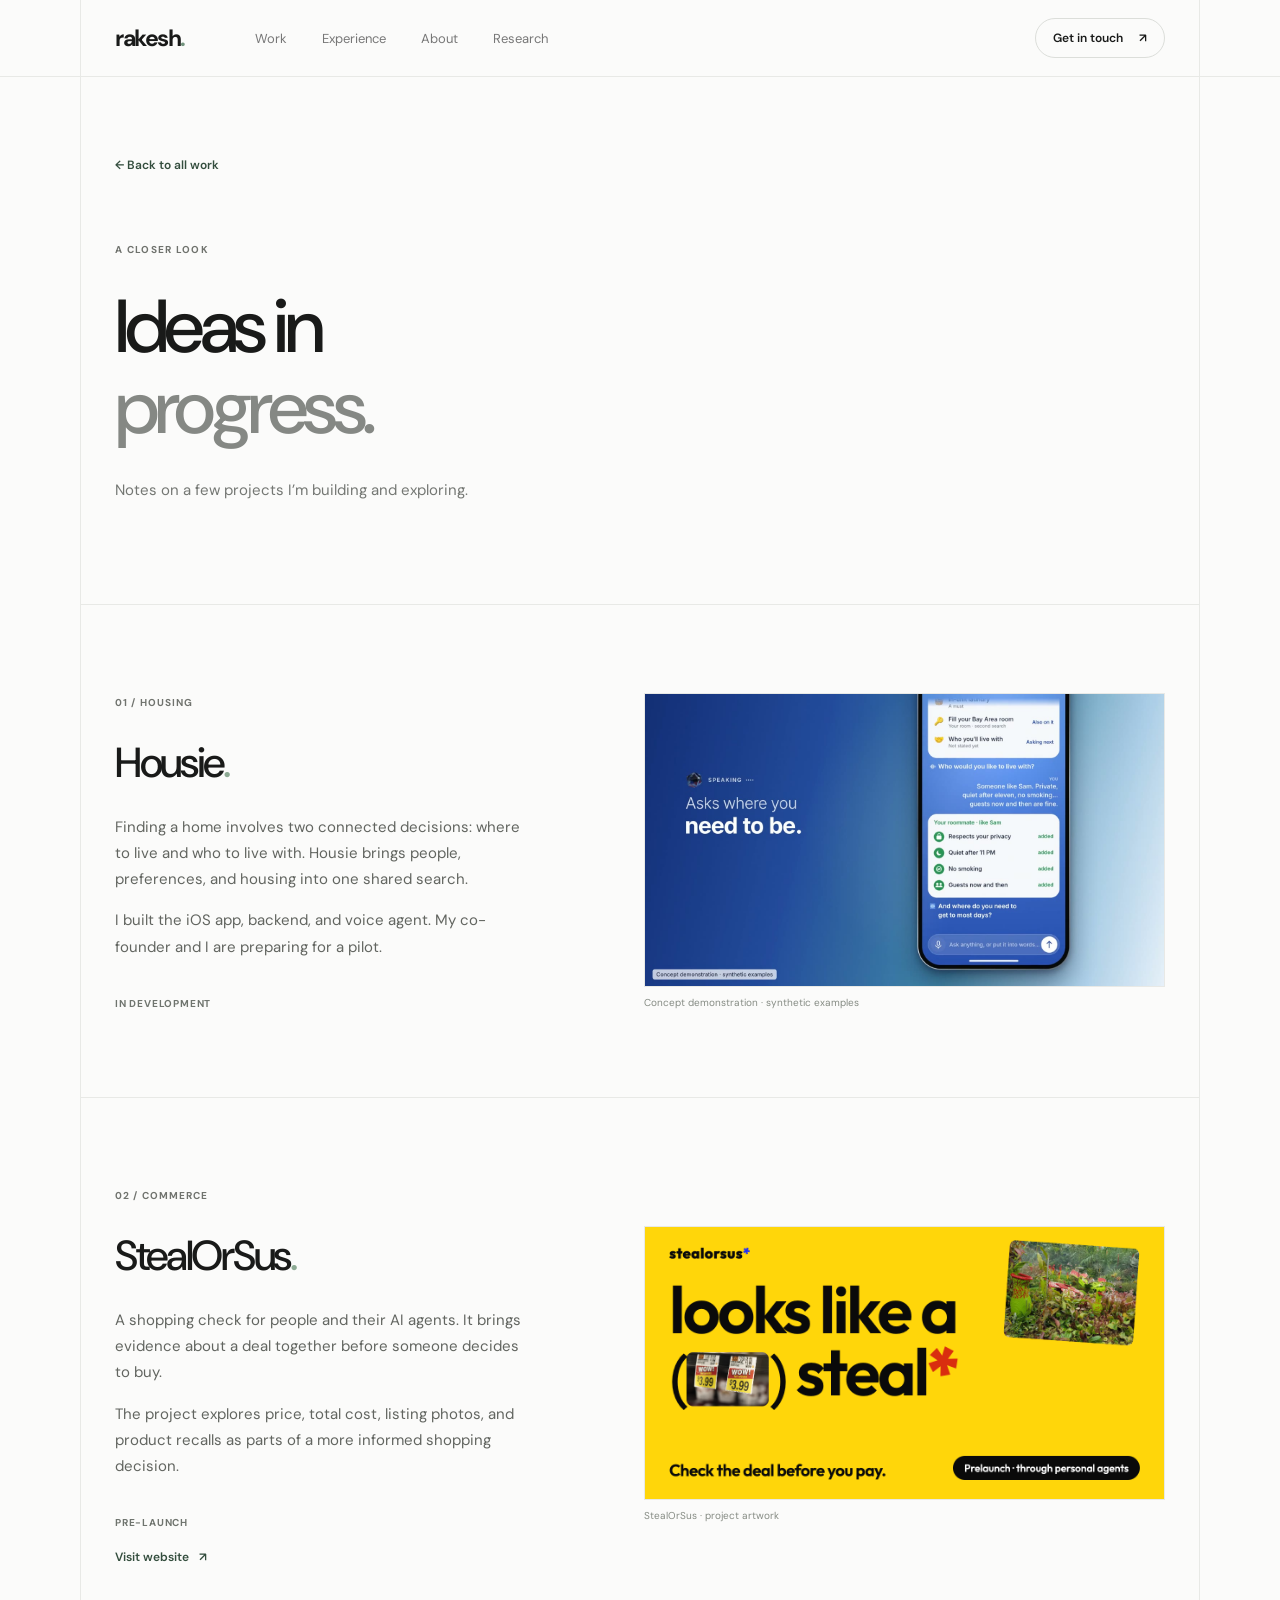
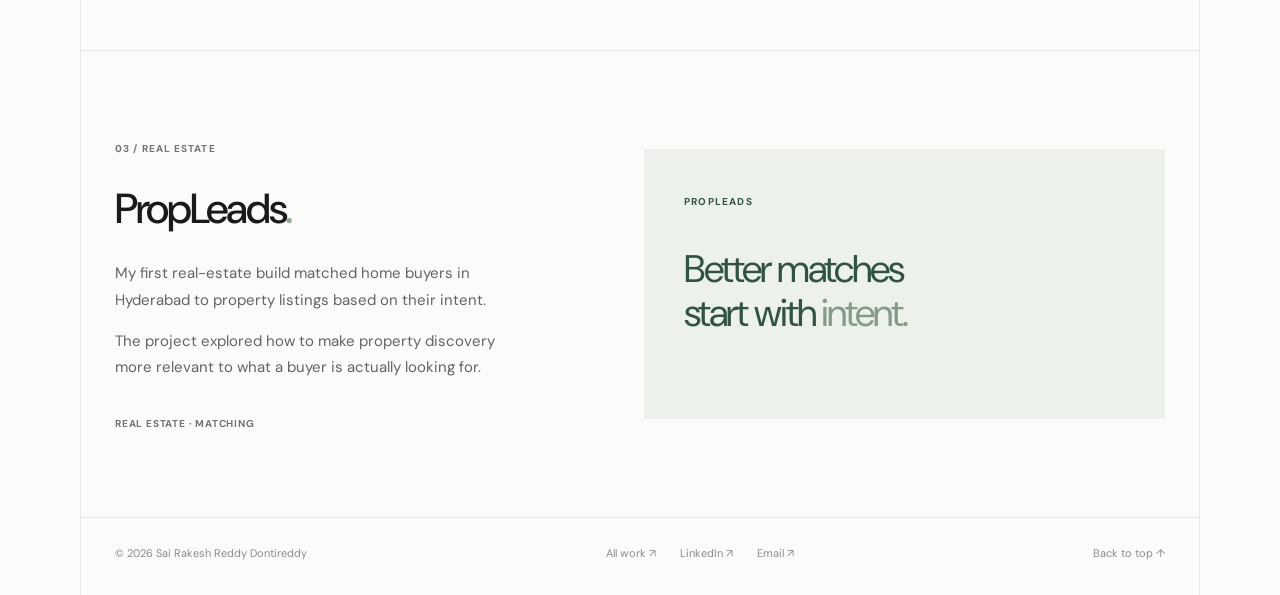
<file: projects.html>
<!doctype html>
<html lang="en">
<head>
  <meta charset="utf-8">
  <link rel="icon" type="image/svg+xml" href="/assets/favicon.svg">
  <meta name="viewport" content="width=device-width, initial-scale=1">
  <meta name="description" content="A closer look at projects by Rakesh Reddy.">
  <title>Project notes — Rakesh Reddy</title>
  <link rel="stylesheet" href="style.css">
</head>
<body>
  <a class="skip" href="#main">Skip to content</a>
  <header class="topbar"><div class="topbar-inner frame"><a class="wordmark" href="index.html#top" aria-label="Rakesh Reddy, home">rakesh<span>.</span></a><nav aria-label="Main navigation"><a href="index.html#work">Work</a><a href="index.html#experience">Experience</a><a href="index.html#about">About</a><a href="index.html#research">Research</a></nav><a class="contact-link" href="mailto:rakeshreddyd56@gmail.com">Get in touch <span aria-hidden="true">↗</span></a></div></header>
  <main id="main" class="frame project-notes">
    <div class="notes-intro"><a class="back-link" href="index.html#work">← Back to all work</a><p class="eyebrow">A CLOSER LOOK</p><h1>Ideas in<br><span>progress.</span></h1><p>Notes on a few projects I’m building and exploring.</p></div>
    <section class="note" id="housie" aria-labelledby="housie-title"><div class="note-copy"><span class="small-label">01 / HOUSING</span><h2 id="housie-title">Housie<span>.</span></h2><p>Finding a home involves two connected decisions: where to live and who to live with. Housie brings people, preferences, and housing into one shared search.</p><p>I built the iOS app, backend, and voice agent. My co-founder and I are preparing for a pilot.</p><span class="project-status">IN DEVELOPMENT</span></div><figure class="note-visual"><img src="assets/housie-demo.jpg" alt="Housie concept demonstration showing a sample housing search"><figcaption>Concept demonstration · synthetic examples</figcaption></figure></section>
    <section class="note" id="stealorsus" aria-labelledby="stealorsus-title"><div class="note-copy"><span class="small-label">02 / COMMERCE</span><h2 id="stealorsus-title">StealOrSus<span>.</span></h2><p>A shopping check for people and their AI agents. It brings evidence about a deal together before someone decides to buy.</p><p>The project explores price, total cost, listing photos, and product recalls as parts of a more informed shopping decision.</p><span class="project-status">PRE-LAUNCH</span><a class="project-link" href="https://stealorsus.com/">Visit website <span aria-hidden="true">↗</span></a></div><figure class="note-visual"><img src="assets/stealorsus.png" alt="StealOrSus project artwork"><figcaption>StealOrSus · project artwork</figcaption></figure></section>
    <section class="note" id="propleads" aria-labelledby="propleads-title"><div class="note-copy"><span class="small-label">03 / REAL ESTATE</span><h2 id="propleads-title">PropLeads<span>.</span></h2><p>My first real-estate build matched home buyers in Hyderabad to property listings based on their intent.</p><p>The project explored how to make property discovery more relevant to what a buyer is actually looking for.</p><span class="project-status">REAL ESTATE · MATCHING</span></div><div class="note-text-visual" aria-hidden="true"><span>PROPLEADS</span><p>Better matches<br>start with <em>intent.</em></p></div></section>
  </main>
  <footer class="footer frame"><span>© 2026 Sai Rakesh Reddy Dontireddy</span><div><a href="index.html#work">All work ↗</a><a href="https://www.linkedin.com/in/sai-rakesh-reddy-525954173/">LinkedIn ↗</a><a href="mailto:rakeshreddyd56@gmail.com">Email ↗</a></div><a href="#main">Back to top ↑</a></footer>
</body>
</html>
</file>
<file: style.css>
@import url('https://fonts.googleapis.com/css2?family=DM+Sans:wght@400;500;600;700&display=swap');
:root{--ink:#191a19;--muted:#777a76;--quiet:#a5a7a3;--line:#e8e9e6;--paper:#fbfbfa;--green:#73947e;scroll-behavior:smooth}*{box-sizing:border-box}body{margin:0;background:var(--paper);color:var(--ink);font-family:'DM Sans',-apple-system,BlinkMacSystemFont,'Segoe UI',sans-serif;-webkit-font-smoothing:antialiased}a{color:inherit;text-decoration:none}a:focus-visible{outline:2px solid #416d59;outline-offset:5px}.skip{position:absolute;left:-10000px;top:0;z-index:20;padding:12px;background:#fff}.skip:focus{left:10px}.frame{width:min(1120px,calc(100% - 80px));margin-inline:auto;border-left:1px solid var(--line);border-right:1px solid var(--line)}.topbar{border-bottom:1px solid var(--line)}.topbar-inner{height:76px;display:flex;align-items:center;padding:0 34px;gap:70px}.wordmark{font-size:23px;letter-spacing:-1.5px;font-weight:700}.wordmark span{color:var(--green)}nav{display:flex;gap:35px;font-size:13px;color:#777}nav a:hover,.footer a:hover,.about-links a:hover{color:#111}.contact-link{margin-left:auto;border:1px solid #dcdeda;border-radius:100px;padding:11px 17px;font-size:12px;font-weight:600}.contact-link span{padding-left:13px}.hero{border-bottom:1px solid var(--line)}.hero-inner{padding:118px 34px 80px}.eyebrow{font-size:10px;letter-spacing:.13em;font-weight:700;color:#6f726d}.dot{display:inline-block;width:6px;height:6px;background:#97ae9d;border-radius:50%;vertical-align:2px;margin-right:8px}.hero h1{font-weight:500;font-size:clamp(46px,6.1vw,79px);letter-spacing:-.068em;line-height:1.08;margin:40px 0 56px}.hero h1>span:not(.portrait){color:#858884}.portrait{display:inline-flex;height:.72em;width:.72em;vertical-align:-.02em;margin:0 .1em 0 .18em;border-radius:50%;overflow:hidden;background:#e5e8e2}.portrait img{width:100%;height:100%;object-fit:cover;object-position:50% 35%}.hero-bottom{display:flex;justify-content:space-between;align-items:end;gap:35px}.hero-bottom p{font-size:15px;line-height:1.7;color:#747773;margin:0}.text-link{font-size:13px;font-weight:600;white-space:nowrap}.text-link span{margin-left:22px}.hero-grid{display:grid;grid-template-columns:repeat(3,1fr);border-top:1px solid var(--line)}.hero-grid>div{padding:30px 34px 32px;min-height:140px}.hero-grid>div+div{border-left:1px solid var(--line)}.hero-grid span,.small-label{font-size:10px;letter-spacing:.11em;color:#70736e;font-weight:700}.hero-grid p{max-width:245px;font-size:13px;line-height:1.65;color:#646763;margin:12px 0 0}.section{padding:125px 34px 120px;border-bottom:1px solid var(--line)}.section-heading{display:flex;justify-content:space-between;gap:20px;align-items:baseline}.section-heading p{font-size:12px;color:#737671;margin:0}.section h2,.closing h2{font-size:clamp(39px,5vw,60px);line-height:1.12;letter-spacing:-.055em;font-weight:500;margin:58px 0 75px}.section h2 span,.closing h2 span{color:#858884}.project-list{border-top:1px solid var(--line)}.project{display:grid;grid-template-columns:1fr 1.12fr;gap:64px;align-items:center;padding:40px 0;border-bottom:1px solid var(--line)}.project-copy{padding:8px 0}.project-meta{display:flex;gap:24px;color:#70736e;font-size:10px;letter-spacing:.1em;font-weight:700}.project h3{font-size:42px;letter-spacing:-.055em;font-weight:500;margin:28px 0 18px}.project-dot,.antarang-label span{color:#8daa94}.project-copy p{max-width:375px;font-size:15px;line-height:1.72;color:#626560}.project-copy .project-detail{font-size:13px;color:#737671;margin-top:16px}.project-status{display:inline-block;font-size:10px;letter-spacing:.08em;font-weight:700;color:#6f746e;margin-top:22px}.project-visual{height:340px;position:relative;overflow:hidden;background:#f0f2ef;border:1px solid #ebece9}.housie-visual{display:grid;place-items:center;background:#edf1ee}.phone{height:89%;width:148px;border:5px solid #fff;border-radius:22px;overflow:hidden;box-shadow:0 18px 45px #223b2e1a;background:#e4e9e6}.phone img{width:100%;height:100%;object-fit:cover;object-position:top}.image-caption{position:absolute;bottom:13px;right:16px;color:#8c928b;font-size:10px}.steal-visual{display:flex;align-items:center;background:#ffd300}.steal-visual img{width:100%;height:100%;object-fit:cover}.steal-visual .image-caption{color:#5e5422}.antarang-visual{background:#eeeae2;display:flex;align-items:center;justify-content:center;gap:24px}.antarang-mark{font-size:80px;color:#355d4c;font-weight:700;letter-spacing:-.08em}.antarang-mark span{color:#9bae92}.antarang-label{border-left:1px solid #c9d0c5;padding-left:22px;font-size:23px;line-height:1.12;letter-spacing:-.04em;color:#53685b}.about-grid{display:grid;grid-template-columns:1.1fr .9fr;gap:75px}.about-grid h2{margin:60px 0 0}.about-copy{padding-top:60px}.about-copy p{font-size:15px;line-height:1.8;color:#646763;margin:0 0 23px}.about-links{display:flex;gap:28px;font-size:13px;font-weight:600;margin-top:32px}.research-grid{display:grid;grid-template-columns:1.4fr .7fr;gap:100px}.paper{display:flex;justify-content:space-between;gap:25px;border-bottom:1px solid var(--line);padding:23px 0;font-size:15px;line-height:1.5}.paper>span:last-child{flex-shrink:0}.paper:hover,.more-link:hover{color:#63806c}.more-link{display:inline-block;margin-top:26px;font-size:13px;font-weight:600}.recognition p{border-bottom:1px solid var(--line);padding:17px 0;margin:0;font-size:14px;line-height:1.6;color:#696d67}.closing{padding:115px 34px 130px;border-bottom:1px solid var(--line)}.closing h2{margin:48px 0 24px}.closing p{max-width:430px;color:#767a75;line-height:1.7;font-size:15px}.contact-button{display:inline-block;background:#1b1c1a;color:white;border-radius:100px;font-size:13px;font-weight:600;padding:15px 22px;margin-top:20px}.contact-button span{padding-left:35px}.contact-button:hover{background:#496c57}.footer{display:flex;align-items:center;justify-content:space-between;padding:28px 34px 35px;font-size:11px;color:#898d87}.footer div{display:flex;gap:24px}@media(max-width:760px){.frame{width:calc(100% - 32px)}.topbar-inner{height:68px;padding:0 18px;gap:14px}.wordmark{font-size:21px}nav{margin-left:auto;gap:17px;font-size:12px}nav a:nth-child(3){display:none}.contact-link{display:none}.hero-inner{padding:85px 20px 55px}.hero h1{font-size:clamp(43px,9.5vw,67px);margin:32px 0 39px}.desktop-break{display:none}.hero-bottom{display:block}.text-link{display:inline-block;margin-top:26px}.hero-grid{grid-template-columns:1fr}.hero-grid>div{min-height:0;padding:23px 20px}.hero-grid>div+div{border-left:0;border-top:1px solid var(--line)}.hero-grid p{max-width:none}.section{padding:88px 20px}.section-heading p{display:none}.section h2{margin:42px 0 50px}.project{grid-template-columns:1fr;gap:25px;padding:36px 0}.project h3{font-size:35px;margin:24px 0 12px}.project-status{margin-top:12px}.project-visual{height:290px}.about-grid,.research-grid{grid-template-columns:1fr;gap:20px}.about-grid h2{margin:42px 0 0}.about-copy{padding-top:0}.research-grid{gap:55px}.closing{padding:90px 20px}.footer{padding:28px 20px;align-items:flex-start;gap:22px;flex-wrap:wrap}.footer div{gap:15px}}@media(prefers-reduced-motion:reduce){:root{scroll-behavior:auto}}

/* Additional work and background, kept in the same quiet visual language. */
.more-work,.education,.expertise{margin-top:110px}.list-heading{display:flex;align-items:end;justify-content:space-between;gap:30px;margin-bottom:32px}.list-heading h3{font-size:31px;font-weight:500;letter-spacing:-.045em;margin:18px 0 0}.list-heading h3 span{color:#8daa94}.list-heading>p{max-width:285px;color:#767a75;font-size:13px;line-height:1.6;margin:0}.archive-grid{display:grid;grid-template-columns:repeat(2,minmax(0,1fr));border-top:1px solid var(--line)}.archive-grid article{padding:28px 42px 30px 0;border-bottom:1px solid var(--line);min-height:195px}.archive-grid article:nth-child(even){padding-left:42px;padding-right:0;border-left:1px solid var(--line)}.archive-number{font-size:10px;color:#737671;letter-spacing:.09em;font-weight:700}.archive-grid h4{font-size:19px;font-weight:500;letter-spacing:-.025em;margin:18px 0 10px}.archive-grid p{font-size:13px;line-height:1.7;color:#686c66;max-width:430px;margin:0 0 15px}.archive-tags{font-size:11px;color:#777b75;line-height:1.5}.experience-list{border-top:1px solid var(--line)}.experience-item{border-bottom:1px solid var(--line)}.experience-item summary{display:grid;grid-template-columns:180px minmax(0,1fr) 22px;align-items:start;gap:30px;list-style:none;cursor:pointer;padding:28px 0}.experience-item summary::-webkit-details-marker{display:none}.experience-item summary:focus-visible{outline:2px solid #416d59;outline-offset:3px}.experience-period{color:#7a7d78;font-size:10px;letter-spacing:.08em;font-weight:700;padding-top:5px}.experience-title{display:flex;flex-direction:column;gap:6px}.experience-title strong{font-size:17px;font-weight:500}.experience-title>span{font-size:13px;color:#737771}.expand-icon{font-size:22px;color:#8a8e88;font-weight:400;line-height:1}.experience-item[open] .expand-icon{transform:rotate(45deg)}.experience-body{margin:0 52px 32px 210px;max-width:650px}.experience-body p{color:#626660;font-size:14px;line-height:1.75;margin:0 0 14px}.experience-body>span{display:block;color:#797d77;font-size:11px;line-height:1.7;margin-top:20px}.education-list{border-top:1px solid var(--line)}.education-list article{display:grid;grid-template-columns:180px 1fr;gap:30px;padding:27px 0;border-bottom:1px solid var(--line)}.education-list article>span{color:#7a7d78;font-size:10px;letter-spacing:.08em;font-weight:700;padding-top:5px}.education-list h4,.expertise-grid h4{font-size:16px;font-weight:500;margin:0 0 8px}.education-list p{font-size:13px;color:#6d716b;line-height:1.7;margin:0 0 8px}.education-list .detail-line{max-width:650px;color:#777b75;font-size:12px}.education-list a{font-size:12px;font-weight:600}.expertise-grid{display:grid;grid-template-columns:repeat(3,minmax(0,1fr));border-top:1px solid var(--line);border-bottom:1px solid var(--line)}.expertise-grid article{padding:28px 27px 32px 0}.expertise-grid article+article{padding-left:27px;border-left:1px solid var(--line)}.expertise-grid p{font-size:13px;color:#686c66;line-height:1.7;min-height:90px}.expertise-grid article>span{font-size:11px;color:#797d77;line-height:1.9}
@media(max-width:760px){.more-work,.education,.expertise{margin-top:80px}.list-heading{align-items:start;flex-direction:column;gap:13px}.list-heading h3{font-size:27px}.archive-grid{grid-template-columns:1fr}.archive-grid article,.archive-grid article:nth-child(even){padding:25px 0;min-height:0;border-left:0}.experience-item summary{grid-template-columns:minmax(0,1fr) 22px;gap:9px 15px;padding:24px 0}.experience-period{grid-column:1;grid-row:1}.experience-title{grid-column:1;grid-row:2}.expand-icon{grid-column:2;grid-row:1 / span 2;align-self:center}.experience-body{margin:0 10px 28px 0}.education-list article{grid-template-columns:1fr;gap:10px}.expertise-grid{grid-template-columns:1fr}.expertise-grid article,.expertise-grid article+article{padding:24px 0;border-left:0}.expertise-grid article+article{border-top:1px solid var(--line)}.expertise-grid p{min-height:0}}

@media(max-width:760px){.topbar-inner{padding:0 12px;gap:8px}.topbar-inner nav{gap:clamp(7px,2vw,15px);font-size:11px}.topbar-inner nav a:nth-child(3){display:inline}}

/* Project imagery and a more personal introduction. */
.portrait img{transform:scale(2);transform-origin:50% 39%}
.housie-visual{background:#e5edf6;display:block}
.housie-demo{width:100%;height:100%;object-fit:cover;object-position:center;display:block}
.housie-visual .image-caption{color:#fff;background:#142d50c9;padding:5px 8px;border-radius:3px}
.antarang-visual{background:#e8ede7;display:grid;place-items:center;padding:34px}
.antarang-board{width:min(100%,410px);padding:24px 27px 20px;background:#fbfaf5;border:1px solid #e0e4dc;box-shadow:0 18px 45px #263b2b12}
.antarang-top{display:flex;align-items:center;gap:10px;font-size:8px;font-weight:700;letter-spacing:.12em;color:#63736a}
.antarang-top>span:last-child{margin-left:auto;color:#909d93;letter-spacing:.08em}
.antarang-logo{font-size:24px;line-height:1;letter-spacing:-.1em;color:#244f3d}
.antarang-logo span{color:#a1bba7}
.antarang-prompt{font-size:clamp(20px,2.2vw,29px);line-height:1.12;letter-spacing:-.045em;color:#304a3b;margin:31px 0 28px}
.antarang-prompt em{font-style:normal;color:#839b87}
.antarang-topics{display:flex;gap:8px;flex-wrap:wrap}
.antarang-topics span{font-size:9px;color:#65756a;padding:8px 9px;border:1px solid #dce4d9;border-radius:3px}
.about-photo{width:min(230px,75%);margin:38px 0 0}
.about-photo img{width:100%;aspect-ratio:4/3;object-fit:cover;object-position:50% 40%;display:block}
.about-photo figcaption{font-size:10px;color:#858b83;letter-spacing:.03em;margin-top:10px}
@media(max-width:760px){.about-photo{width:min(230px,72%);margin:24px 0 18px}.antarang-visual{padding:25px}.antarang-prompt{font-size:25px}.housie-demo{object-fit:cover}}

.housie-visual{height:auto;aspect-ratio:16/9}.housie-demo{object-fit:contain}

/* Links, website snapshot, and focused project notes. */
.project h3 a:hover,.archive-grid h4 a:hover{color:#63806c}
.project-link,.archive-link,.back-link{display:block;width:fit-content;font-size:12px;font-weight:600;color:#344e3e;margin-top:18px}
.project-link span,.archive-link span{margin-left:7px}.project-link:hover,.archive-link:hover,.back-link:hover{text-decoration:underline}
.antarang-snapshot{display:block;height:auto;aspect-ratio:1512/823;background:#f4f6f5}
.antarang-snapshot img{display:block;width:100%;height:100%;object-fit:cover;object-position:center top}
.antarang-snapshot .image-caption{color:#526a62;background:#f7faf8e8;padding:5px 8px;border-radius:3px}
.notes-intro{padding:80px 34px 85px;border-bottom:1px solid var(--line)}
.back-link{margin:0 0 70px}.notes-intro h1{font-size:clamp(47px,6vw,75px);line-height:1.08;letter-spacing:-.06em;font-weight:500;margin:30px 0}
.notes-intro h1 span{color:#858884}.notes-intro>p:last-child{font-size:15px;color:#747773;line-height:1.7}
.note{display:grid;grid-template-columns:1fr 1.12fr;gap:64px;align-items:center;padding:85px 34px;border-bottom:1px solid var(--line);scroll-margin-top:20px}
.note h2{font-size:42px;letter-spacing:-.055em;font-weight:500;margin:24px 0}.note h2 span{color:#8daa94}
.note-copy p{font-size:15px;line-height:1.75;color:#626560;max-width:420px}
.note-visual{margin:0}.note-visual img{display:block;width:100%;height:auto;border:1px solid var(--line)}.note-visual figcaption{font-size:10px;color:#858b83;margin-top:9px}
.note-text-visual{background:#edf1eb;min-height:270px;display:flex;flex-direction:column;justify-content:center;padding:40px;color:#315343}.note-text-visual>span{font-size:10px;letter-spacing:.12em;font-weight:700}.note-text-visual p{font-size:clamp(27px,3vw,40px);letter-spacing:-.05em;line-height:1.15}.note-text-visual em{color:#839b87;font-style:normal}
@media(max-width:760px){.notes-intro{padding:65px 20px}.back-link{margin-bottom:55px}.note{grid-template-columns:1fr;gap:30px;padding:65px 20px}.note h2{font-size:35px}.note-text-visual{min-height:220px}.antarang-snapshot{height:auto}}

/* Clear, detailed experience entries. */
.experience-source{font-size:12px;color:#68796d;font-weight:600}
.experience-source:hover{text-decoration:underline}
.experience-body .experience-location{font-size:11px;color:#777d75;letter-spacing:.02em;margin:0 0 15px}
.experience-points{padding:0 0 0 17px;margin:0;color:#626660;font-size:14px;line-height:1.75}
.experience-points li+li{margin-top:9px}
.experience-points li::marker{color:#8daa94}
@media(max-width:760px){.experience-source{font-size:11px}.experience-points{padding-left:17px}}

.research-progress{margin-top:46px}.paper-in-progress{justify-content:flex-start;color:#505750}.paper-in-progress>span:last-child{flex-shrink:1}

/* Publication context and links in the research section. */
.paper small{display:block;margin-top:7px;color:#7a7e78;font-size:11px;line-height:1.4}.recognition a{color:#354f40;font-weight:600}.recognition a:hover{text-decoration:underline}.recognition-group{margin-top:45px}
</file>
